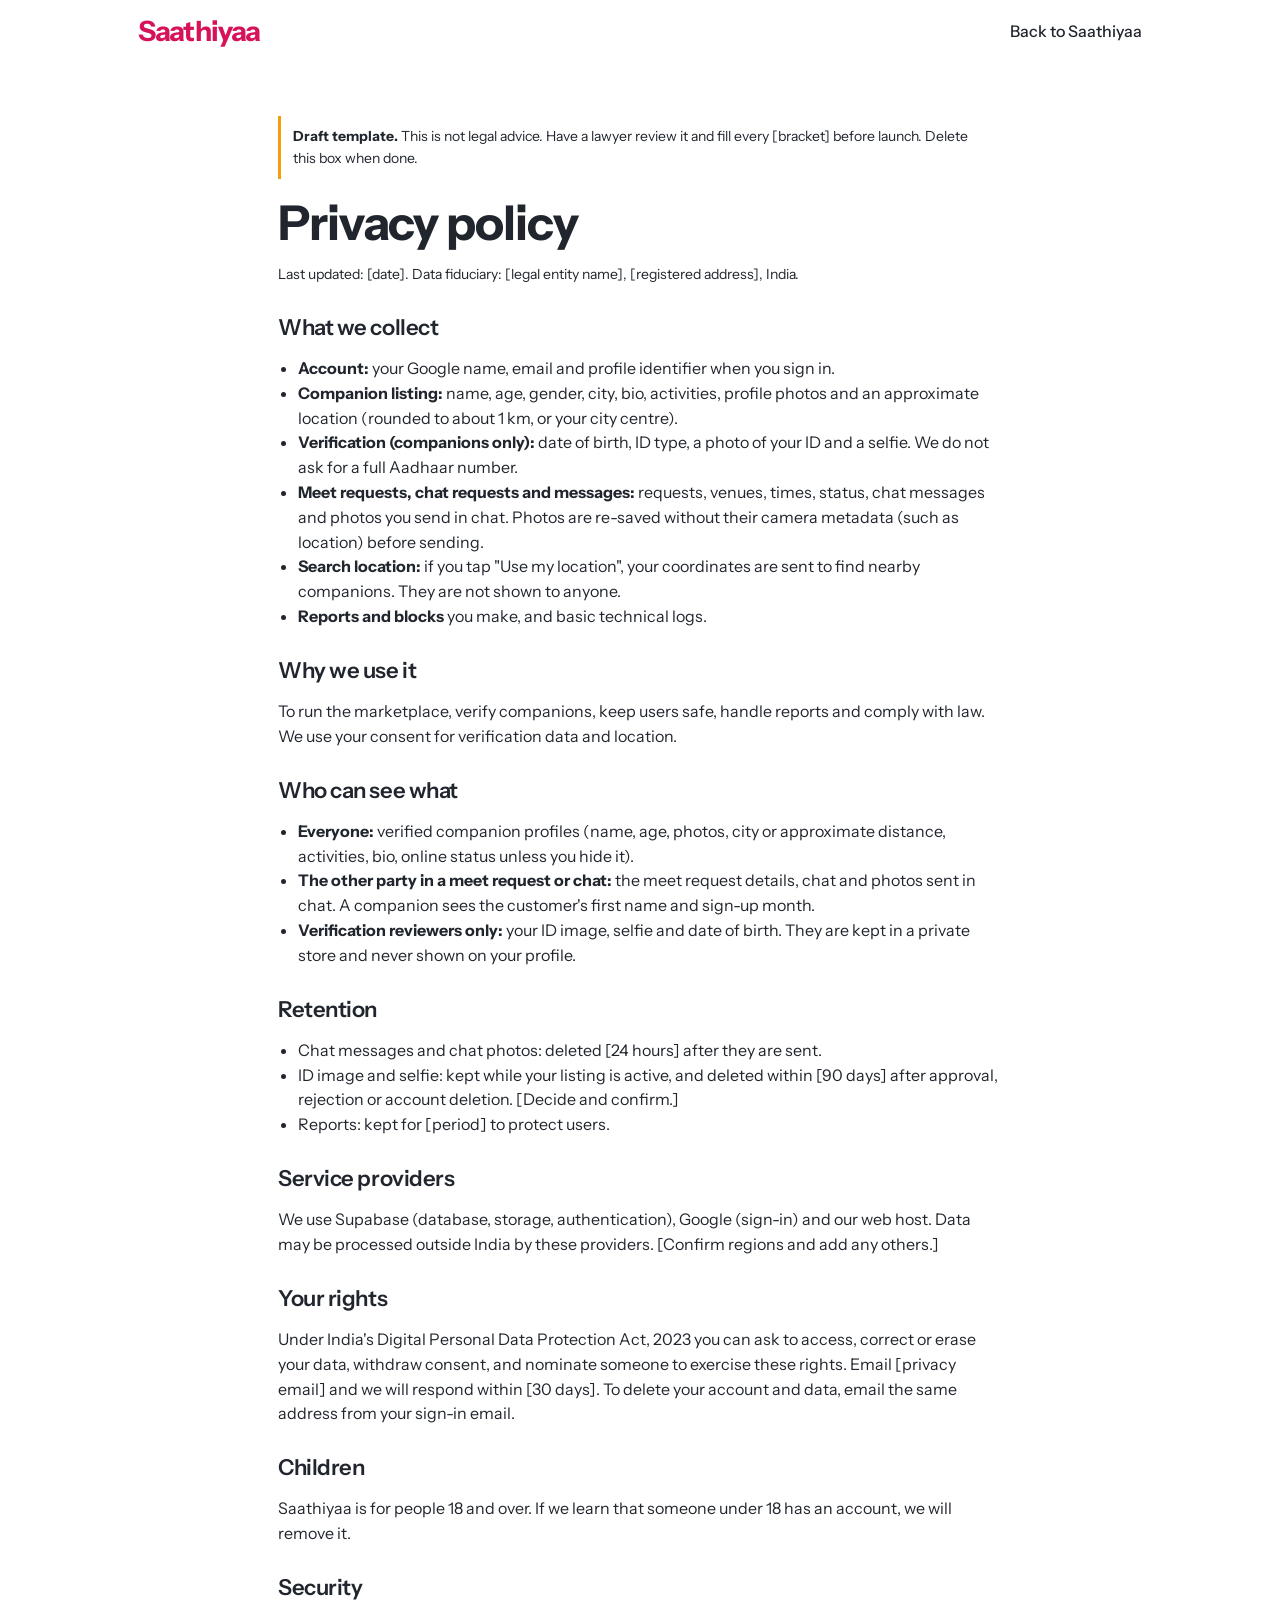
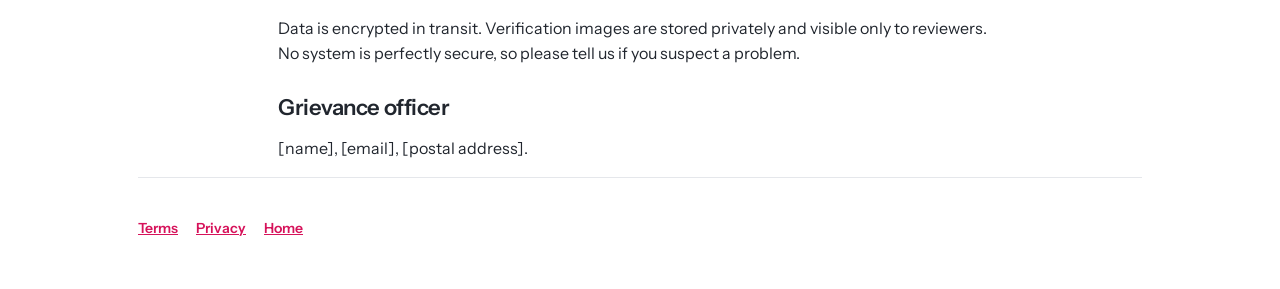
<file: privacy.html>
<!DOCTYPE html>
<html lang="en">
<head>
<meta charset="utf-8">
<meta name="viewport" content="width=device-width, initial-scale=1, viewport-fit=cover">
<title>Privacy policy – Saathiyaa</title>
<meta name="robots" content="noindex">
<link rel="preconnect" href="https://fonts.googleapis.com"><link rel="preconnect" href="https://fonts.gstatic.com" crossorigin>
<link href="https://fonts.googleapis.com/css2?family=Instrument+Sans:wght@400;500;600;700&display=swap" rel="stylesheet">
<link rel="stylesheet" href="css/styles.css">
</head>
<body data-view="legal">
<div class="topbg"><div class="wrap"><nav><a class="logo" href="index.html" style="margin-left:0">Saathiyaa</a><div><a href="index.html">Back to Saathiyaa</a></div></nav></div></div>
<main class="wrap legal">
<div class="warn"><b>Draft template.</b> This is not legal advice. Have a lawyer review it and fill every [bracket] before launch. Delete this box when done.</div>
<h1>Privacy policy</h1>
<p class="meta">Last updated: [date]. Data fiduciary: [legal entity name], [registered address], India.</p>

<h2>What we collect</h2>
<ul>
<li><b>Account:</b> your Google name, email and profile identifier when you sign in.</li>
<li><b>Companion listing:</b> name, age, gender, city, bio, activities, profile photos and an approximate location (rounded to about 1 km, or your city centre).</li>
<li><b>Verification (companions only):</b> date of birth, ID type, a photo of your ID and a selfie. We do not ask for a full Aadhaar number.</li>
<li><b>Meet requests, chat requests and messages:</b> requests, venues, times, status, chat messages and photos you send in chat. Photos are re-saved without their camera metadata (such as location) before sending.</li>
<li><b>Search location:</b> if you tap "Use my location", your coordinates are sent to find nearby companions. They are not shown to anyone.</li>
<li><b>Reports and blocks</b> you make, and basic technical logs.</li>
</ul>

<h2>Why we use it</h2>
<p>To run the marketplace, verify companions, keep users safe, handle reports and comply with law. We use your consent for verification data and location.</p>

<h2>Who can see what</h2>
<ul>
<li><b>Everyone:</b> verified companion profiles (name, age, photos, city or approximate distance, activities, bio, online status unless you hide it).</li>
<li><b>The other party in a meet request or chat:</b> the meet request details, chat and photos sent in chat. A companion sees the customer's first name and sign-up month.</li>
<li><b>Verification reviewers only:</b> your ID image, selfie and date of birth. They are kept in a private store and never shown on your profile.</li>
</ul>

<h2>Retention</h2>
<ul>
<li>Chat messages and chat photos: deleted [24 hours] after they are sent.</li>
<li>ID image and selfie: kept while your listing is active, and deleted within [90 days] after approval, rejection or account deletion. [Decide and confirm.]</li>
<li>Reports: kept for [period] to protect users.</li>
</ul>

<h2>Service providers</h2>
<p>We use Supabase (database, storage, authentication), Google (sign-in) and our web host. Data may be processed outside India by these providers. [Confirm regions and add any others.]</p>

<h2>Your rights</h2>
<p>Under India's Digital Personal Data Protection Act, 2023 you can ask to access, correct or erase your data, withdraw consent, and nominate someone to exercise these rights. Email [privacy email] and we will respond within [30 days]. To delete your account and data, email the same address from your sign-in email.</p>

<h2>Children</h2>
<p>Saathiyaa is for people 18 and over. If we learn that someone under 18 has an account, we will remove it.</p>

<h2>Security</h2>
<p>Data is encrypted in transit. Verification images are stored privately and visible only to reviewers. No system is perfectly secure, so please tell us if you suspect a problem.</p>

<h2>Grievance officer</h2>
<p>[name], [email], [postal address].</p>
</main>
<div class="wrap"><footer><div class="lnk"><a href="terms.html">Terms</a><a href="privacy.html">Privacy</a><a href="index.html">Home</a></div></footer></div>
</body>
</html>
</file>
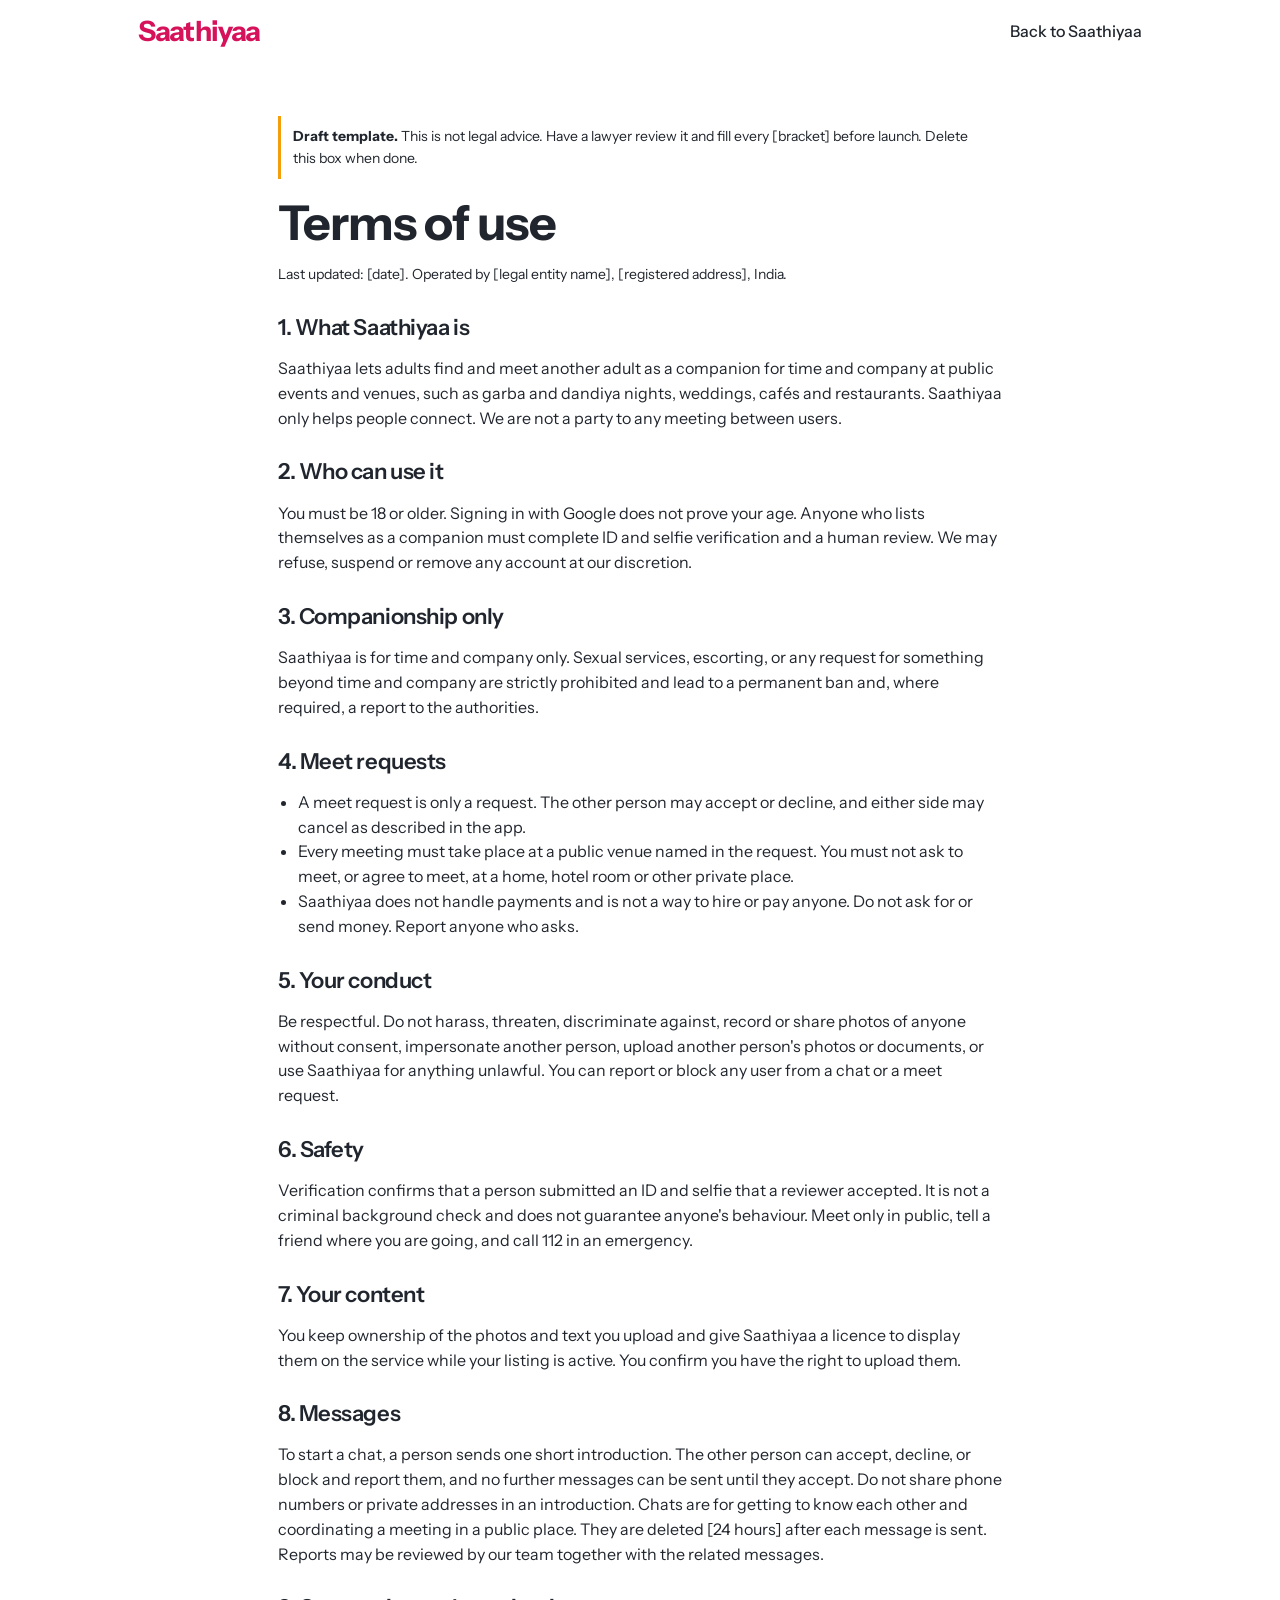
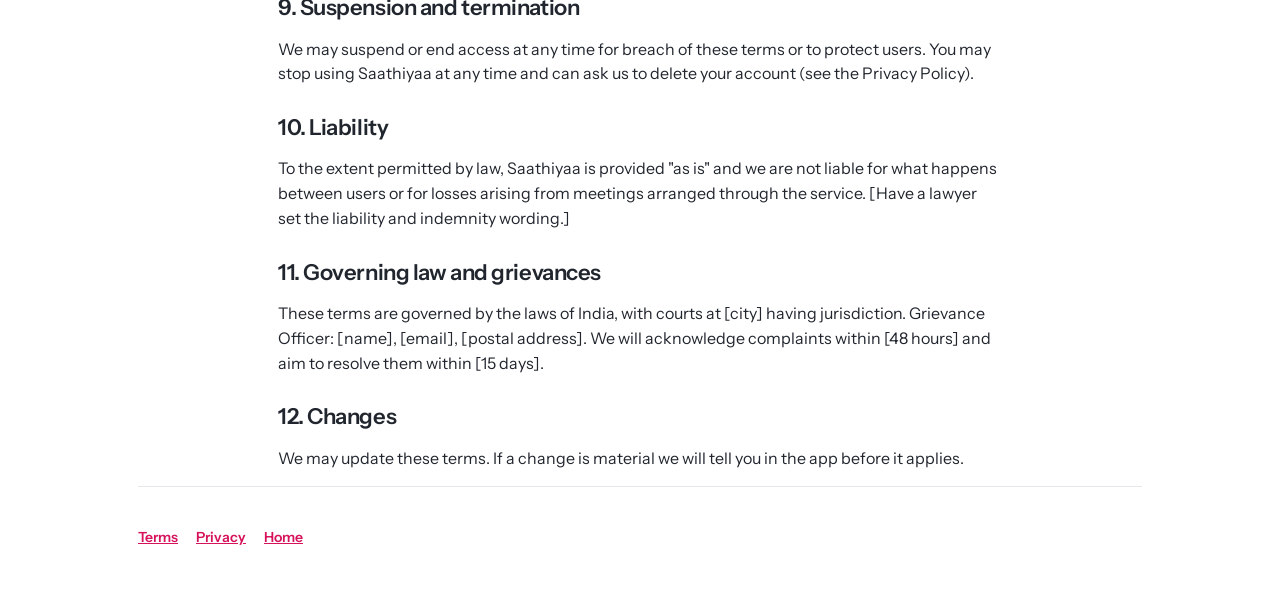
<file: terms.html>
<!DOCTYPE html>
<html lang="en">
<head>
<meta charset="utf-8">
<meta name="viewport" content="width=device-width, initial-scale=1, viewport-fit=cover">
<title>Terms of use – Saathiyaa</title>
<meta name="robots" content="noindex">
<link rel="preconnect" href="https://fonts.googleapis.com"><link rel="preconnect" href="https://fonts.gstatic.com" crossorigin>
<link href="https://fonts.googleapis.com/css2?family=Instrument+Sans:wght@400;500;600;700&display=swap" rel="stylesheet">
<link rel="stylesheet" href="css/styles.css">
</head>
<body data-view="legal">
<div class="topbg"><div class="wrap"><nav><a class="logo" href="index.html" style="margin-left:0">Saathiyaa</a><div><a href="index.html">Back to Saathiyaa</a></div></nav></div></div>
<main class="wrap legal">
<div class="warn"><b>Draft template.</b> This is not legal advice. Have a lawyer review it and fill every [bracket] before launch. Delete this box when done.</div>
<h1>Terms of use</h1>
<p class="meta">Last updated: [date]. Operated by [legal entity name], [registered address], India.</p>

<h2>1. What Saathiyaa is</h2>
<p>Saathiyaa lets adults find and meet another adult as a companion for time and company at public events and venues, such as garba and dandiya nights, weddings, cafés and restaurants. Saathiyaa only helps people connect. We are not a party to any meeting between users.</p>

<h2>2. Who can use it</h2>
<p>You must be 18 or older. Signing in with Google does not prove your age. Anyone who lists themselves as a companion must complete ID and selfie verification and a human review. We may refuse, suspend or remove any account at our discretion.</p>

<h2>3. Companionship only</h2>
<p>Saathiyaa is for time and company only. Sexual services, escorting, or any request for something beyond time and company are strictly prohibited and lead to a permanent ban and, where required, a report to the authorities.</p>

<h2>4. Meet requests</h2>
<ul>
<li>A meet request is only a request. The other person may accept or decline, and either side may cancel as described in the app.</li>
<li>Every meeting must take place at a public venue named in the request. You must not ask to meet, or agree to meet, at a home, hotel room or other private place.</li>
<li>Saathiyaa does not handle payments and is not a way to hire or pay anyone. Do not ask for or send money. Report anyone who asks.</li>
</ul>

<h2>5. Your conduct</h2>
<p>Be respectful. Do not harass, threaten, discriminate against, record or share photos of anyone without consent, impersonate another person, upload another person's photos or documents, or use Saathiyaa for anything unlawful. You can report or block any user from a chat or a meet request.</p>

<h2>6. Safety</h2>
<p>Verification confirms that a person submitted an ID and selfie that a reviewer accepted. It is not a criminal background check and does not guarantee anyone's behaviour. Meet only in public, tell a friend where you are going, and call 112 in an emergency.</p>

<h2>7. Your content</h2>
<p>You keep ownership of the photos and text you upload and give Saathiyaa a licence to display them on the service while your listing is active. You confirm you have the right to upload them.</p>

<h2>8. Messages</h2>
<p>To start a chat, a person sends one short introduction. The other person can accept, decline, or block and report them, and no further messages can be sent until they accept. Do not share phone numbers or private addresses in an introduction. Chats are for getting to know each other and coordinating a meeting in a public place. They are deleted [24 hours] after each message is sent. Reports may be reviewed by our team together with the related messages.</p>

<h2>9. Suspension and termination</h2>
<p>We may suspend or end access at any time for breach of these terms or to protect users. You may stop using Saathiyaa at any time and can ask us to delete your account (see the Privacy Policy).</p>

<h2>10. Liability</h2>
<p>To the extent permitted by law, Saathiyaa is provided "as is" and we are not liable for what happens between users or for losses arising from meetings arranged through the service. [Have a lawyer set the liability and indemnity wording.]</p>

<h2>11. Governing law and grievances</h2>
<p>These terms are governed by the laws of India, with courts at [city] having jurisdiction. Grievance Officer: [name], [email], [postal address]. We will acknowledge complaints within [48 hours] and aim to resolve them within [15 days].</p>

<h2>12. Changes</h2>
<p>We may update these terms. If a change is material we will tell you in the app before it applies.</p>
</main>
<div class="wrap"><footer><div class="lnk"><a href="terms.html">Terms</a><a href="privacy.html">Privacy</a><a href="index.html">Home</a></div></footer></div>
</body>
</html>
</file>
<file: css/styles.css>
:root{--bg:#ffffff;--panel:#ffffff;--ink:#21262e;--mute:#656e7b;--line:#e5e7eb;--accent:#e0155f;--accent2:#d6125a;--onaccent:#fff;--grad:linear-gradient(135deg,#d6125a,#d93a14);color-scheme:light;box-sizing:border-box;padding-top:env(safe-area-inset-top,0px);padding-bottom:env(safe-area-inset-bottom,0px)}
@media (prefers-color-scheme:dark){:root:not([data-theme="light"]){--bg:#111418;--panel:#1b1f26;--ink:#f5f6f8;--mute:#a0a8b5;--line:#2b313b;--accent:#e8236b;--accent2:#ff7aa5;color-scheme:dark}}
:root[data-theme="dark"]{--bg:#111418;--panel:#1b1f26;--ink:#f5f6f8;--mute:#a0a8b5;--line:#2b313b;--accent:#e8236b;--accent2:#ff7aa5;color-scheme:dark}
*,*::before,*::after{box-sizing:inherit}
html{scroll-padding-top:env(safe-area-inset-top,0px)}
body{margin:0;background:var(--bg);color:var(--ink);font:16px/1.55 "Instrument Sans",system-ui,sans-serif}
h1,h2,h3{font-family:"Instrument Sans",system-ui,sans-serif;margin:0;line-height:1.1;letter-spacing:-.02em}
h2{font-size:clamp(28px,4vw,40px);font-weight:600}
h3{font-size:20px;font-weight:600}
.wrap{max-width:1040px;margin:0 auto;padding:0 18px}
nav{display:flex;flex-wrap:wrap;justify-content:space-between;align-items:center;gap:8px 16px;padding:14px 0;border-bottom:1px solid var(--line)}
nav>div{display:flex;flex-wrap:wrap;align-items:center;gap:4px 0}
.logo{font:800 28px "Instrument Sans",system-ui,sans-serif;letter-spacing:-.03em}
nav a{color:var(--ink);text-decoration:none;font-weight:500;margin-left:18px}
nav a:hover{color:var(--accent2)}
.hero{padding:72px 0 130px;text-align:center}
.hero h1{font-size:clamp(48px,10vw,108px);font-weight:700;line-height:.98;letter-spacing:-.04em;max-width:11ch;margin:0 auto;color:#fff}
.hero p{max-width:46ch;color:rgba(255,255,255,.94);font-size:19px;margin:24px auto 0}
.bar{display:flex;flex-wrap:wrap;gap:10px;margin:40px 0 8px}
select,input,textarea{font:inherit;color:var(--ink);background:var(--panel);border:1px solid var(--line);border-radius:10px;padding:11px 14px;width:100%}
.bar select{width:auto;min-width:150px}
:focus-visible{outline:3px solid var(--accent2);outline-offset:2px}
.chips{display:flex;flex-wrap:wrap;gap:4px 22px;margin:14px 0 26px;border-bottom:1px solid var(--line)}
.chip{border:0;border-bottom:3px solid transparent;background:none;color:var(--mute);padding:8px 0;font:600 15px "Instrument Sans",system-ui,sans-serif;cursor:pointer;margin-bottom:-1px}
.chip[aria-pressed="true"]{color:var(--ink);border-bottom-color:var(--accent)}
.grid{display:grid;grid-template-columns:repeat(auto-fill,minmax(270px,1fr));gap:32px 24px}
.card{background:var(--panel);border:1px solid var(--line);border-radius:16px;display:flex;flex-direction:column;overflow:hidden}
.bd{padding:20px;display:flex;flex-direction:column;gap:12px;flex:1}
.ph{width:100%;aspect-ratio:4/5;object-fit:cover;display:grid;place-items:center;font:600 80px "Instrument Sans",system-ui,sans-serif;color:rgba(255,255,255,.9)}
.card:hover .ph,.card:focus-within .ph{filter:none}
.meta{color:var(--mute);font-size:14px}
.ver{color:var(--accent2);font-weight:700;font-size:13px;display:flex;align-items:center;gap:6px}
.tick{width:18px;height:18px;flex:none}
.acts{display:flex;flex-wrap:wrap;gap:6px}.acts span{border:1px solid var(--line);border-radius:6px;padding:2px 8px;font-size:13px}
.price{margin-top:auto;display:flex;justify-content:space-between;align-items:center;padding-top:16px;border-top:1px solid var(--line)}
.price b{font:700 24px "Instrument Sans",system-ui,sans-serif}
.btn{background:var(--accent);color:var(--onaccent);border:0;border-radius:999px;padding:13px 28px;font:700 15px "Instrument Sans",system-ui,sans-serif;cursor:pointer}
.btn:hover{filter:brightness(1.15)}
.btn:disabled{opacity:.5;cursor:default}.btn:disabled:hover{filter:none}
.btn.alt{background:transparent;color:var(--ink);border:1px solid var(--line)}
#pv{width:96px;aspect-ratio:4/5;object-fit:cover;border-radius:3px;margin-top:8px}
[hidden]{display:none!important}
a.btn{display:inline-block;text-decoration:none}
.btn.white{background:#fff;color:#d6125a}.btn.ghost{background:transparent;color:#fff;border:2px solid #fff}
.cta{display:flex;gap:12px;justify-content:center;flex-wrap:wrap;margin-top:34px}
.topbg{background:var(--grad);color:#fff}.topbg nav{border-bottom:0}.topbg nav a,.topbg .logo{color:inherit}
body:not([data-view="home"]) .topbg{background:var(--bg);color:var(--ink)}
body:not([data-view="home"]) .topbg .logo{color:var(--accent2)}
.seg{display:flex;gap:10px;flex-wrap:wrap;margin:28px 0 4px}
.seg button{border:1.5px solid var(--line);background:var(--panel);color:var(--ink);border-radius:999px;padding:14px 28px;font:700 17px "Instrument Sans",system-ui,sans-serif;cursor:pointer}
.seg button[aria-pressed="true"]{background:var(--grad);border-color:transparent;color:#fff}
.rowhead{display:flex;align-items:baseline;gap:12px;margin:40px 0 16px}.rowhead h2{font-size:28px}
.orow{display:flex;gap:18px;overflow-x:auto;padding:4px 2px 14px}
.oc{flex:none;width:104px;background:none;border:0;color:inherit;cursor:pointer;display:flex;flex-direction:column;align-items:center;gap:2px;font:inherit}
.avw{position:relative;display:block;margin-bottom:6px}
.oav{width:84px;height:84px;border-radius:50%;object-fit:cover;display:grid;place-items:center;font:700 32px "Instrument Sans",sans-serif;color:#fff}
.dotg{position:absolute;right:4px;bottom:4px;width:16px;height:16px;border-radius:50%;background:#22c55e;border:3px solid var(--bg)}
.onl{color:#15803d;font-weight:700;font-size:13px}
@media (prefers-color-scheme:dark){:root:not([data-theme="light"]) .onl{color:#4ade80}}
:root[data-theme="dark"] .onl{color:#4ade80}
.lgbox{max-width:420px;margin:0 auto}
#acct{display:inline-flex;align-items:center}
.loginb{border:1.5px solid currentColor;border-radius:999px;padding:7px 16px}
.lo{background:none;border:0;color:inherit;text-decoration:underline;cursor:pointer;font:inherit;margin-left:10px}
.why{display:grid;grid-template-columns:repeat(auto-fit,minmax(260px,1fr));gap:44px 56px;margin-top:36px}
.why h3{font-size:22px;margin-bottom:8px}.why p{margin:0;color:var(--mute)}
body:not([data-view="home"]) .home{display:none!important}
body:not([data-view="login"]) .lgv{display:none}
body:not([data-view="bookings"]) .bkv{display:none}
.bk{border:1px solid var(--line);border-radius:14px;padding:18px;margin-top:16px;max-width:640px}.bk .btn{margin-right:8px}
body[data-view="login"] #safety{display:none}
body:not([data-view="list"]) .listv{display:none}
body:not([data-view="verify"]) .vw{display:none}
body:not([data-view="dashboard"]) .dbv{display:none}
.gal{display:grid;grid-template-columns:repeat(auto-fill,minmax(96px,1fr));gap:10px;margin:14px 0}
.gt{position:relative}.gt img{width:100%;aspect-ratio:4/5;object-fit:cover;border-radius:10px;display:block}
.gt button{position:absolute;top:4px;right:4px;border:0;border-radius:50%;width:28px;height:28px;background:rgba(0,0,0,.72);color:#fff;font-size:16px;cursor:pointer}
.gi{width:100%;max-height:68vh;object-fit:contain;border-radius:12px;display:block;background:rgba(127,127,127,.12)}
.more{background:none;border:0;padding:0;text-align:left;color:var(--accent2);font-weight:700;font-size:14px;font-family:inherit;cursor:pointer}
.dsec{margin-top:36px}.dsec h3{margin-bottom:6px}
.warn{background:var(--panel);border-left:3px solid #f59e0b;padding:10px 12px;font-size:14px;margin:10px 0}
.pill{display:inline-block;border-radius:999px;padding:2px 10px;font-size:13px;font-weight:700;border:1px solid var(--line)}
.cbox{display:flex;flex-direction:column;gap:8px;height:min(50vh,340px);overflow-y:auto;margin:14px 0 6px;padding:2px}
.cbox .msg{max-width:85%;word-wrap:break-word;overflow-wrap:anywhere}.cbox .msg small{display:block;opacity:.7;font-size:11px;margin-top:2px}
.dn{display:inline-block;min-width:18px;text-align:center;background:var(--accent);color:var(--onaccent);border-radius:999px;font-size:12px;line-height:18px;padding:0 6px}
section{padding:72px 0}
.two{display:grid;grid-template-columns:1fr 1fr;gap:32px}
@media(max-width:760px){.two{grid-template-columns:1fr}nav a{margin-left:12px}}
form label{display:block;font-weight:700;font-size:14px;margin:12px 0 4px}
.checks{display:flex;flex-wrap:wrap;gap:8px}
.checks label{font-weight:500;display:flex;gap:6px;align-items:center;margin:0;border:1px solid var(--line);border-radius:8px;padding:6px 12px;background:var(--panel)}
.checks input{width:auto}
.safe{display:grid;grid-template-columns:repeat(auto-fit,minmax(220px,1fr));gap:18px}
.safe div{border-top:3px solid var(--accent);padding-top:10px}
.safe b{display:block;font:600 18px "Instrument Sans",system-ui,sans-serif;margin-bottom:4px}
.note{background:var(--panel);border-left:3px solid var(--accent);padding:12px 14px;font-size:14px;color:var(--mute)}
.chat{display:flex;flex-direction:column;gap:10px;margin:18px 0;max-width:640px}
.msg{padding:10px 14px;border-radius:14px;max-width:88%;border:1px solid var(--line);background:var(--panel)}
.msg.me{align-self:flex-end;background:var(--accent);color:var(--onaccent);border-color:var(--accent)}
.reply{display:flex;gap:8px;flex-wrap:wrap;max-width:640px}
.vf{display:flex;gap:8px;width:100%}
dialog{border:1px solid var(--line);border-radius:18px;padding:22px;max-width:440px;width:92%;background:var(--panel);color:var(--ink)}
dialog::backdrop{background:rgba(5,3,3,.7)}
.toast{position:fixed;left:50%;bottom:calc(20px + env(safe-area-inset-bottom,0px));transform:translateX(-50%);background:var(--ink);color:var(--bg);padding:12px 18px;border-radius:10px;display:none;z-index:9;max-width:90%}
footer{padding:30px 0 50px;color:var(--mute);font-size:14px;border-top:1px solid var(--line)}
.empty{padding:30px;text-align:center;color:var(--mute);border:1px dashed var(--line);border-radius:14px}
/* photo carousel */
.car{position:relative}
.trk{display:flex;overflow-x:auto;scroll-snap-type:x mandatory;scrollbar-width:none;overscroll-behavior-x:contain;-webkit-overflow-scrolling:touch}
.trk::-webkit-scrollbar{display:none}
.trk>*{flex:none;width:100%;scroll-snap-align:start;scroll-snap-stop:always}
.dots{position:absolute;left:0;right:0;bottom:10px;display:flex;justify-content:center;gap:6px;pointer-events:none}
.dots i{width:7px;height:7px;border-radius:50%;background:rgba(255,255,255,.6);box-shadow:0 0 3px rgba(0,0,0,.55);transition:transform .2s,background .2s}
.dots i.on{background:#fff;transform:scale(1.3)}
.cb{display:none;position:absolute;top:50%;transform:translateY(-50%);width:36px;height:36px;border-radius:50%;border:0;background:rgba(0,0,0,.55);color:#fff;font-size:22px;line-height:1;cursor:pointer}
.cb.prev{left:8px}.cb.next{right:8px}
@media (hover:hover){.car:hover .cb{display:grid;place-items:center}}
/* notifications */
.nw{position:relative;display:inline-flex;vertical-align:middle;margin-left:14px}
.bellb{position:relative;background:none;border:0;color:inherit;cursor:pointer;padding:6px;border-radius:50%;display:inline-grid;place-items:center;line-height:0}
.bellb svg{width:24px;height:24px;transform-origin:50% 3px}
.bellb.ring svg{animation:ring 1s ease-in-out}
@keyframes ring{0%{transform:rotate(0)}10%{transform:rotate(18deg)}20%{transform:rotate(-16deg)}30%{transform:rotate(13deg)}40%{transform:rotate(-10deg)}50%{transform:rotate(6deg)}60%{transform:rotate(-3deg)}100%{transform:rotate(0)}}
.bn{position:absolute;top:-2px;right:-5px;min-width:18px;height:18px;border-radius:999px;background:#ffd60a;color:#111;font:700 11px/18px "Instrument Sans",system-ui,sans-serif;text-align:center;padding:0 5px;box-shadow:0 1px 4px rgba(0,0,0,.35)}
.bn.pop{animation:pop .5s ease-out}
@keyframes pop{0%{transform:scale(.4)}60%{transform:scale(1.5)}100%{transform:scale(1)}}
.npanel{position:fixed;z-index:20;max-height:min(70vh,480px);display:flex;flex-direction:column;overflow:hidden;background:var(--panel);color:var(--ink);border:1px solid var(--line);border-radius:14px;box-shadow:0 18px 50px rgba(0,0,0,.25);animation:drop .18s ease-out}
@keyframes drop{from{opacity:0;transform:translateY(-6px)}to{opacity:1;transform:none}}
.nh{display:flex;justify-content:space-between;align-items:center;gap:8px;padding:12px 14px;border-bottom:1px solid var(--line)}
.nh span{display:flex;gap:14px}
.nh button{background:none;border:0;padding:0;color:var(--accent2);font-weight:600;font-size:13px;font-family:inherit;cursor:pointer}
.nlist{overflow-y:auto}
.ni{display:flex;gap:12px;width:100%;text-align:left;background:none;border:0;border-bottom:1px solid var(--line);color:inherit;padding:12px 14px;cursor:pointer;font:inherit}
.ni:hover{background:rgba(127,127,127,.1)}
.ni.un{background:rgba(224,21,95,.08)}
.nic{flex:none;width:34px;height:34px;border-radius:50%;display:grid;place-items:center;font-weight:700;color:#fff;background:var(--accent)}
.nic.ok{background:#14b87a}.nic.no{background:#ff4d6d}.nic.msg{background:#7c3aed}
.nt{display:flex;flex-direction:column;gap:1px;min-width:0}
.nt span{color:var(--mute);font-size:14px;overflow-wrap:anywhere}.nt small{color:var(--mute);font-size:12px}
.nbanner{position:fixed;top:calc(14px + env(safe-area-inset-top,0px));right:14px;z-index:30;max-width:min(340px,calc(100vw - 28px));display:flex;flex-direction:column;gap:2px;text-align:left;background:var(--panel);color:var(--ink);border:1px solid var(--line);border-left:4px solid var(--accent);border-radius:12px;padding:12px 16px;box-shadow:0 12px 36px rgba(0,0,0,.28);cursor:pointer;font:inherit;transform:translateX(120%);opacity:0;pointer-events:none;transition:transform .35s cubic-bezier(.2,.9,.3,1.2),opacity .25s}
.nbanner.show{transform:none;opacity:1;pointer-events:auto}
.nbanner.ok{border-left-color:#14b87a}.nbanner.no{border-left-color:#ff4d6d}.nbanner.msg{border-left-color:#7c3aed}
.nbanner span{color:var(--mute);font-size:14px}
@media (prefers-reduced-motion:reduce){.bellb.ring svg,.bn.pop,.npanel{animation:none}.nbanner{transition:opacity .2s;transform:none}}
/* safety row, consent checkbox, footer, legal pages */
.srow{display:flex;flex-wrap:wrap;gap:8px 10px;align-items:center;margin-top:12px}
.srow .btn{padding:8px 16px;font-size:13px;margin-right:0}
form label.chk{display:flex;gap:8px;align-items:flex-start;font-weight:500;margin-top:14px}
.chk input{width:auto;margin-top:4px}
footer a{color:var(--accent2);font-weight:600}
.lnk{display:flex;gap:18px;flex-wrap:wrap;margin-top:10px}
#more{display:block;margin:28px auto 0}
.legal{max-width:760px;padding-top:36px}
.legal h1{font-size:clamp(32px,5vw,48px);margin-bottom:6px}
.legal h2{font-size:22px;margin:30px 0 8px}
.legal p,.legal li{max-width:70ch;color:var(--ink)}
.legal ul{padding-left:20px}
.legal .warn{margin:18px 0}
/* profile form rows, chat list */
.frow{display:grid;grid-template-columns:1fr 1fr;gap:0 12px}
.frow.na{grid-template-columns:2fr 1fr}
.frow>div{min-width:0}
.ni .nic.av{background:var(--grad)}
.ni.un .nt b::after{content:'';display:inline-block;width:8px;height:8px;margin-left:6px;border-radius:50%;background:var(--accent);vertical-align:middle}

/* chats page */
body:not([data-view="chats"]) .chv{display:none}
body[data-view="chats"] #safety{display:none}
.chv{padding:18px 0 40px}
.cpg{display:grid;grid-template-columns:340px 1fr;height:min(78vh,720px);border:1px solid var(--line);border-radius:16px;overflow:hidden;background:var(--panel)}
.cside{border-right:1px solid var(--line);display:flex;flex-direction:column;min-height:0}
.chead{padding:16px 18px;font:700 20px "Instrument Sans",system-ui,sans-serif;border-bottom:1px solid var(--line)}
.clistp{overflow-y:auto;flex:1}
.clistp .ni{align-items:center}
.ni.act{background:rgba(224,21,95,.13)}
.avw2{position:relative;flex:none;display:inline-flex}
.pdot{position:absolute;right:-1px;bottom:-1px;width:12px;height:12px;border-radius:50%;background:#22c55e;border:2px solid var(--panel)}
.cmain{display:flex;flex-direction:column;min-width:0;min-height:0}
.cempty{margin:auto;color:var(--mute);padding:24px;text-align:center}
.cpane{display:flex;flex-direction:column;flex:1;min-height:0}
.cph{display:flex;align-items:center;gap:12px;padding:12px 16px;border-bottom:1px solid var(--line)}
.cph .btn{padding:8px 14px;font-size:13px}
.cph .tt{flex:1;min-width:0;display:flex;flex-direction:column}
.cph small{color:var(--mute);font-size:13px}
.cph small.on,.ni .nt small.on{color:#15803d;font-weight:700}
@media (prefers-color-scheme:dark){:root:not([data-theme="light"]) .cph small.on,:root:not([data-theme="light"]) .ni .nt small.on{color:#4ade80}}
:root[data-theme="dark"] .cph small.on,:root[data-theme="dark"] .ni .nt small.on{color:#4ade80}
.cpane .cbox{flex:1;height:auto;min-height:0;margin:0;padding:16px}
.cpane .vf{padding:12px 16px;border-top:1px solid var(--line)}
.cback{display:none}
@media(max-width:760px){
 .cpg{grid-template-columns:1fr;height:calc(100dvh - 150px);min-height:420px}
 .cpg[data-open="1"] .cside{display:none}
 .cpg:not([data-open="1"]) .cmain{display:none}
 .cback{display:inline-block}
}

/* chat photos */
.ibtn{padding:10px 12px;line-height:0;flex:none}.ibtn svg{width:20px;height:20px}
#pcam{display:none}@media (pointer:coarse){#pcam{display:inline-block}}
.cimg{display:block;max-width:min(240px,100%);max-height:300px;border-radius:10px;cursor:zoom-in;min-width:120px;min-height:80px;object-fit:cover;background:rgba(127,127,127,.18)}
.msg:has(.cimg){padding:6px}

/* admin */
body:not([data-view="admin"]) .adm{display:none}
body[data-view="admin"] #safety{display:none}
.ac{border:1px solid var(--line);border-radius:14px;padding:18px;margin-top:16px;max-width:900px;background:var(--panel)}
.ac h3{font-size:22px}
.aimgs{display:grid;grid-template-columns:repeat(3,1fr);gap:10px;margin:14px 0}
.aimgs figure{margin:0}
.aimgs img{width:100%;aspect-ratio:4/5;object-fit:cover;border-radius:10px;cursor:zoom-in;background:rgba(127,127,127,.15);display:block}
.aimgs img.id{object-fit:contain}
.aimgs figcaption{font-size:12px;color:var(--mute);margin-top:4px}
.achk{list-style:none;padding:0;margin:8px 0 14px;display:grid;gap:4px;font-size:14px}
.achk .ok{color:#15803d}.achk .wn{color:#b45309;font-weight:700}
@media (prefers-color-scheme:dark){:root:not([data-theme="light"]) .achk .ok{color:#4ade80}:root:not([data-theme="light"]) .achk .wn{color:#fbbf24}}
:root[data-theme="dark"] .achk .ok{color:#4ade80}:root[data-theme="dark"] .achk .wn{color:#fbbf24}
.arow{display:flex;gap:10px;flex-wrap:wrap;align-items:center}
.arow input{flex:1;min-width:200px}
@media(max-width:560px){.aimgs{grid-template-columns:1fr 1fr}}

/* chat requests */
.pbtns{display:flex;gap:8px}.price .btn{padding:11px 18px}
.rq{color:var(--accent2)!important;font-weight:700}
.creq{padding:12px 16px;border-bottom:1px solid var(--line);background:rgba(224,21,95,.07)}
.creq p{margin:0 0 8px;font-size:14px}
@media(max-width:760px){.cph{gap:8px;padding:10px 12px}.cph .btn{padding:6px 10px}}
/* profile photos in chats */
.nic.av{overflow:hidden}
.nic .dp{width:100%;height:100%;object-fit:cover;display:block;border-radius:50%}
.cph .nic.av{width:42px;height:42px}
.cph .nic.av:has(.dp){cursor:zoom-in}
.mrow{display:flex;align-items:flex-end;gap:8px;max-width:88%}
.cbox .mrow .msg{max-width:100%;min-width:0}
.nic.mav{width:28px;height:28px;font-size:13px}
.nic.mav.gh{visibility:hidden}

/* pin and mute marks */
.flg{flex:none;display:flex;align-items:center;gap:6px;color:var(--mute);align-self:flex-start;margin-top:2px}
.flg svg,.fl svg{width:14px;height:14px;display:block}
.fl{display:inline-flex;vertical-align:-2px;color:var(--mute);margin-left:4px}
.ni.mu .nt b{color:var(--mute)}

/* chat options menu */
.cph{position:relative}
.pmenu{position:absolute;right:12px;top:calc(100% - 4px);z-index:15;min-width:220px;padding:6px;background:var(--panel);border:1px solid var(--line);border-radius:12px;box-shadow:0 14px 40px rgba(0,0,0,.22)}
.pmenu[hidden]{display:none}
.pmenu button{display:flex;align-items:center;gap:12px;width:100%;padding:11px 12px;border:0;border-radius:8px;background:none;color:var(--ink);font:600 15px "Instrument Sans",system-ui,sans-serif;text-align:left;cursor:pointer}
.pmenu button:hover,.pmenu button:focus-visible{background:rgba(127,127,127,.12)}
.pmenu svg{width:18px;height:18px;flex:none;color:var(--mute)}
.cph .pmore,.cph #pcmore{padding:8px 10px}

/* blocked people */
.bkb{flex:none;margin:0;padding:14px 18px;border:0;border-top:1px solid var(--line);background:none;color:var(--accent2);font:600 14px "Instrument Sans",system-ui,sans-serif;text-align:left;cursor:pointer}
.bkb:hover{background:rgba(127,127,127,.1)}
.brow{display:flex;align-items:center;gap:12px;padding:10px 0;border-bottom:1px solid var(--line)}
.brow b{flex:1;min-width:0;overflow:hidden;text-overflow:ellipsis;white-space:nowrap}
.brow .btn{padding:8px 16px;font-size:13px}
/* settings, onboarding, delete */
.ptabs{margin:8px 0 24px}
.ptabs button{padding:10px 22px;font-size:15px}
#join[data-tab="s"] .two,#join[data-tab="s"] #lstatus{display:none}
#join:not([data-tab="s"]) #mysettings{display:none}
.stbox{max-width:520px;margin-top:8px}
.stbox h3{margin:32px 0 6px;font-size:19px}
.stbox h3:first-child{margin-top:0}
.stbox label{display:block;margin:14px 0 6px;font-weight:600}
.btn.danger{background:#b3261e;color:#fff;border:0}
#oform label{display:block;margin:14px 0 6px;font-weight:600}
</file>
